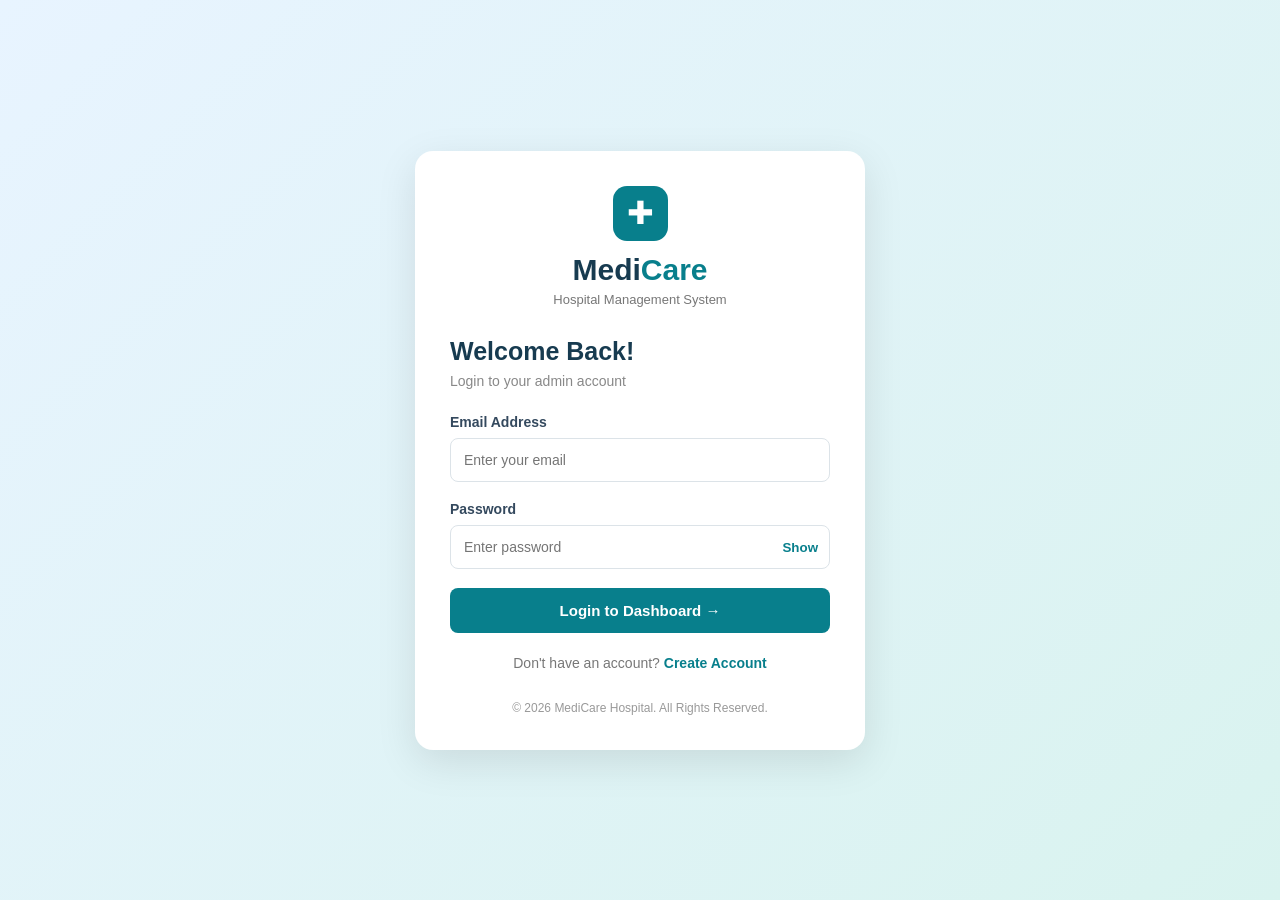
<file: index.html>
<!DOCTYPE html>
<html lang="en">
<head>
    <meta charset="UTF-8">
    <meta name="viewport" content="width=device-width, initial-scale=1.0">
    <title>MediCare | Admin Login</title>
    <link rel="stylesheet" href="auth.css">
</head>
<body>

    <div class="login-container">

        <div class="brand">
            <div class="brand-icon">✚</div>
            <h1>Medi<span>Care</span></h1>
            <p>Hospital Management System</p>
        </div>

        <!-- Login Section -->
        <div id="login-section" class="form-section">

            <h2>Welcome Back!</h2>
            <p class="subtitle">Login to your admin account</p>

            <form id="login-form">

                <div class="input-group">
                    <label>Email Address</label>
                    <input type="email" id="login-email"
                        placeholder="Enter your email" required>
                </div>

                <div class="input-group">
                    <label>Password</label>
                    <div class="password-box">
                        <input type="password" id="login-password"
                            placeholder="Enter password" required>
                        <button type="button" class="toggle-password"
                            data-target="login-password">Show</button>
                    </div>
                </div>

                <button type="submit" class="submit-btn">
                    Login to Dashboard →
                </button>

            </form>

            <p class="switch-text">
                Don't have an account?
                <a href="#" id="show-register">Create Account</a>
            </p>

            <div id="login-message" class="message"></div>
        </div>

        <!-- Registration Section -->
        <div id="register-section" class="form-section hidden">

            <h2>Create Account</h2>
            <p class="subtitle">Register as a hospital administrator</p>

            <form id="register-form">

                <div class="input-group">
                    <label>Full Name</label>
                    <input type="text" id="register-name"
                        placeholder="Enter your name" required>
                </div>

                <div class="input-group">
                    <label>Email Address</label>
                    <input type="email" id="register-email"
                        placeholder="Enter your email" required>
                </div>

                <div class="input-group">
                    <label>Password</label>
                    <div class="password-box">
                        <input type="password" id="register-password"
                            placeholder="Create password" minlength="6" required>
                        <button type="button" class="toggle-password"
                            data-target="register-password">Show</button>
                    </div>
                </div>

                <div class="input-group">
                    <label>Confirm Password</label>
                    <div class="password-box">
                        <input type="password" id="confirm-password"
                            placeholder="Confirm password" required>
                        <button type="button" class="toggle-password"
                            data-target="confirm-password">Show</button>
                    </div>
                </div>

                <button type="submit" class="submit-btn">
                    Create Account →
                </button>

            </form>

            <p class="switch-text">
                Already have an account?
                <a href="#" id="show-login">Login Here</a>
            </p>

            <div id="register-message" class="message"></div>
        </div>

        <div class="footer">
            © 2026 MediCare Hospital. All Rights Reserved.
        </div>

    </div>

    <script src="auth.js"></script>
</body>
</html>
</file>
<file: auth.css>
* {
    margin: 0;
    padding: 0;
    box-sizing: border-box;
}

body {
    font-family: Arial, sans-serif;
    min-height: 100vh;
    display: flex;
    align-items: center;
    justify-content: center;
    padding: 25px;
    background: linear-gradient(135deg, #e8f4ff, #d9f3ef);
}

.login-container {
    width: 100%;
    max-width: 450px;
    background: white;
    padding: 35px;
    border-radius: 18px;
    box-shadow: 0 12px 40px rgba(0, 0, 0, 0.10);
}

.brand {
    text-align: center;
    margin-bottom: 30px;
}

.brand-icon {
    width: 55px;
    height: 55px;
    background: #087f8c;
    color: white;
    border-radius: 14px;
    display: flex;
    align-items: center;
    justify-content: center;
    font-size: 32px;
    margin: 0 auto 12px;
}

.brand h1 {
    color: #173b50;
    font-size: 30px;
}

.brand h1 span {
    color: #087f8c;
}

.brand p {
    color: #777;
    font-size: 13px;
    margin-top: 5px;
}

.form-section h2 {
    color: #173b50;
    font-size: 25px;
    margin-bottom: 7px;
}

.subtitle {
    color: #888;
    font-size: 14px;
    margin-bottom: 25px;
}

.input-group {
    margin-bottom: 19px;
}

.input-group label {
    display: block;
    font-size: 14px;
    font-weight: 600;
    color: #34495e;
    margin-bottom: 8px;
}

.input-group input {
    width: 100%;
    padding: 13px;
    border: 1px solid #dce3e8;
    border-radius: 8px;
    outline: none;
    font-size: 14px;
}

.input-group input:focus {
    border-color: #087f8c;
    box-shadow: 0 0 0 3px rgba(8, 127, 140, 0.10);
}

.password-box {
    position: relative;
}

.password-box input {
    padding-right: 65px;
}

.toggle-password {
    position: absolute;
    right: 12px;
    top: 50%;
    transform: translateY(-50%);
    background: none;
    border: none;
    color: #087f8c;
    cursor: pointer;
    font-weight: 600;
}

.submit-btn {
    width: 100%;
    padding: 14px;
    background: #087f8c;
    color: white;
    border: none;
    border-radius: 8px;
    font-size: 15px;
    font-weight: bold;
    cursor: pointer;
    transition: 0.3s;
}

.submit-btn:hover {
    background: #05616b;
    transform: translateY(-2px);
}

.switch-text {
    text-align: center;
    font-size: 14px;
    color: #777;
    margin-top: 22px;
}

.switch-text a {
    color: #087f8c;
    font-weight: bold;
    text-decoration: none;
}

.switch-text a:hover {
    text-decoration: underline;
}

.footer {
    text-align: center;
    color: #999;
    font-size: 12px;
    margin-top: 30px;
}

.hidden {
    display: none;
}

.message {
    margin-top: 15px;
    font-size: 13px;
    text-align: center;
}

.message.success {
    color: #16834a;
}

.message.error {
    color: #d63031;
}

@media (max-width: 480px) {
    .login-container {
        padding: 25px 20px;
    }

    .brand h1 {
        font-size: 26px;
    }
}
</file>
